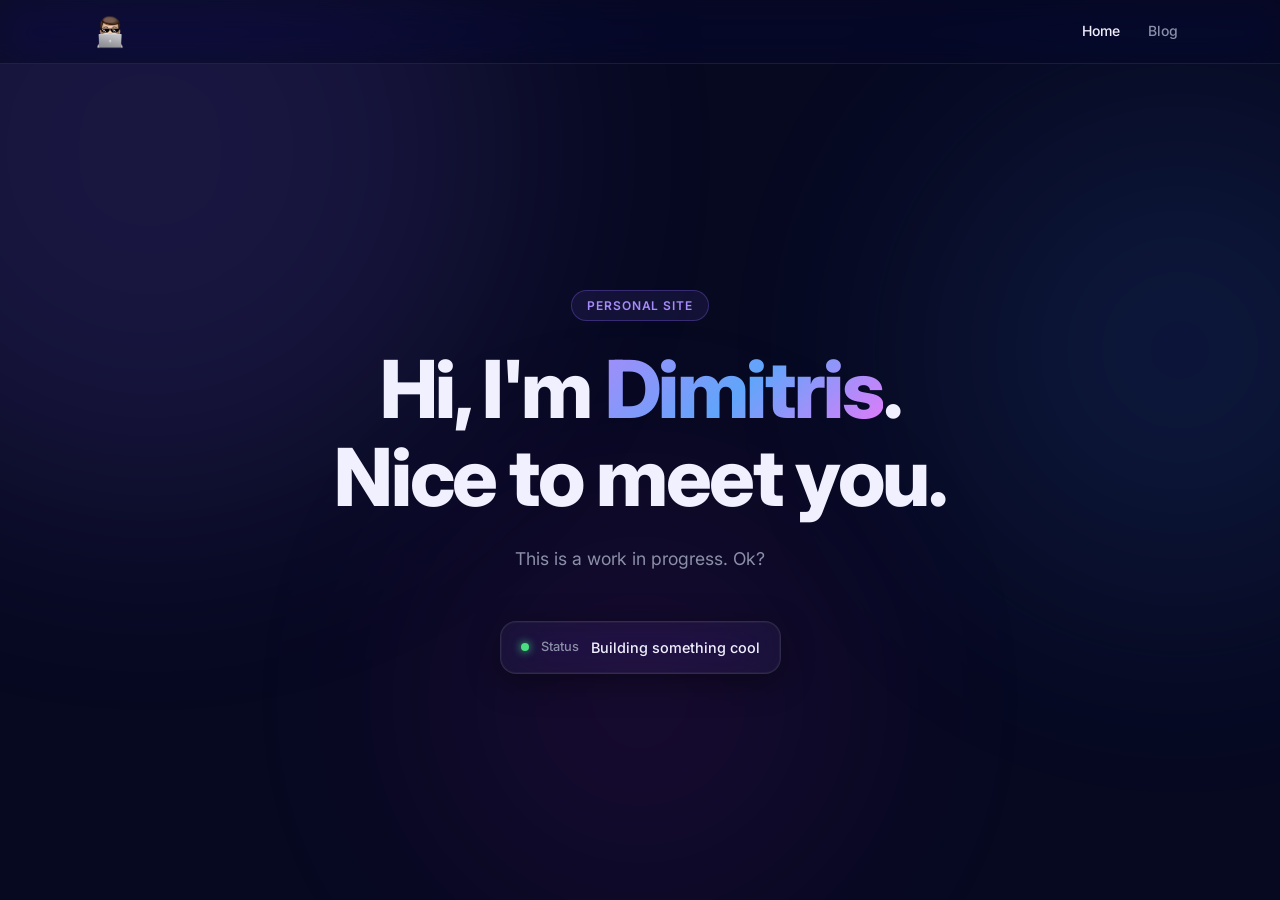
<file: index.html>
<!DOCTYPE html>
<html lang="en">
    <head>
        <meta charset="UTF-8">
        <meta http-equiv="X-UA-Compatible" content="IE=Edge">
        <meta name="viewport" content="width=device-width, initial-scale=1.0">
        <link rel="preconnect" href="https://fonts.googleapis.com">
        <link rel="preconnect" href="https://fonts.gstatic.com" crossorigin>
        <link href="https://fonts.googleapis.com/css2?family=Inter:wght@300;400;500;600;700;800;900&display=swap" rel="stylesheet">
        <link rel="stylesheet" href="style.css">
        <title>Dimitris Skaronis</title>
    </head>
    <body>

        <!-- Background glow orbs -->
        <div class="bg-orb bg-orb--purple"></div>
        <div class="bg-orb bg-orb--blue"></div>
        <div class="bg-orb bg-orb--magenta"></div>

        <nav class="nav">
            <div class="nav__inner">
                <div class="logo">
                    <img src="./assets/New.TechnoKing.png" alt="TechnoKing logo">
                </div>
                <div class="nav__links">
                    <a href="index.html"      class="nav__link nav__link--active">Home</a>
                    <a href="blog/index.html" class="nav__link">Blog</a>
                </div>
            </div>
        </nav>

        <main>
            <section class="hero">
                <div class="hero__content">
                    <div class="hero__badge">Personal Site</div>
                    <h1 class="hero__title">
                        Hi, I'm <span class="gradient-text">Dimitris</span>.<br>
                        Nice to meet you.
                    </h1>
                    <p class="hero__subtitle">This is a work in progress. Ok?</p>
                </div>

                <!-- Decorative card -->
                <div class="hero__card glass-card">
                    <div class="card__dot card__dot--green"></div>
                    <span class="card__label">Status</span>
                    <p class="card__value">Building something cool</p>
                </div>
            </section>
        </main>

    </body>
</html>
</file>
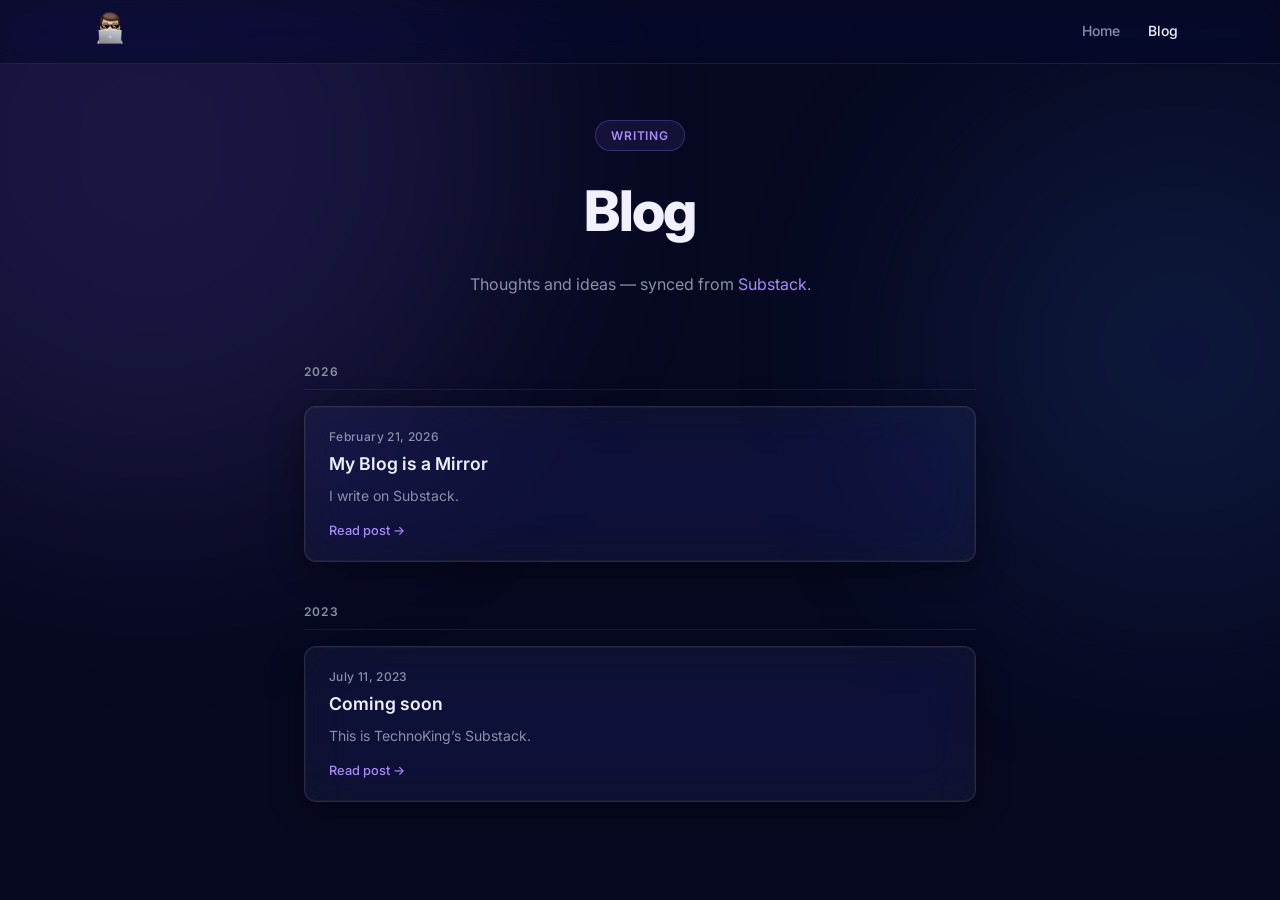
<file: blog/index.html>
<!DOCTYPE html>
<html lang="en">
<head>
    <meta charset="UTF-8">
    <meta name="viewport" content="width=device-width, initial-scale=1.0">
    <meta name="description" content="Blog posts by Dimitris Skaronis">
    <link rel="preconnect" href="https://fonts.googleapis.com">
    <link rel="preconnect" href="https://fonts.gstatic.com" crossorigin>
    <link href="https://fonts.googleapis.com/css2?family=Inter:wght@300;400;500;600;700;800;900&display=swap" rel="stylesheet">
    <link rel="stylesheet" href="../style.css">
    <link rel="stylesheet" href="blog.css">
    <title>Blog — Dimitris Skaronis</title>
</head>
<body>
    <div class="bg-orb bg-orb--purple"></div>
    <div class="bg-orb bg-orb--blue"></div>

    <nav class="nav">
        <div class="nav__inner">
            <div class="logo">
                <a href="../index.html">
                    <img src="../assets/New.TechnoKing.png" alt="TechnoKing logo">
                </a>
            </div>
            <div class="nav__links">
                <a href="../index.html" class="nav__link">Home</a>
                <a href="index.html"   class="nav__link nav__link--active">Blog</a>
            </div>
        </div>
    </nav>

    <main class="blog-main">
        <div class="blog-header">
            <div class="hero__badge">Writing</div>
            <h1 class="blog-title">Blog</h1>
            <p class="blog-subtitle">
                Thoughts and ideas — synced from
                <a href="https://technoking.substack.com" target="_blank" rel="noopener" class="substack-link">Substack</a>.
            </p>
        </div>

        <div class="posts-list">
            
        <section class="year-group">
            <h3 class="year-label">2026</h3>
            
            <article class="post-card glass-card">
                <a href="my-blog-is-a-mirror/index.html" class="post-card__link">
                    <time class="post-card__date">February 21, 2026</time>
                    <h2 class="post-card__title">My Blog is a Mirror</h2>
                    <p class="post-card__desc">I write on Substack.</p>
                    <span class="post-card__read">Read post →</span>
                </a>
            </article>
        </section>
        <section class="year-group">
            <h3 class="year-label">2023</h3>
            
            <article class="post-card glass-card">
                <a href="coming-soon/index.html" class="post-card__link">
                    <time class="post-card__date">July 11, 2023</time>
                    <h2 class="post-card__title">Coming soon</h2>
                    <p class="post-card__desc">This is TechnoKing’s Substack.</p>
                    <span class="post-card__read">Read post →</span>
                </a>
            </article>
        </section>
        </div>
    </main>
</body>
</html>
</file>
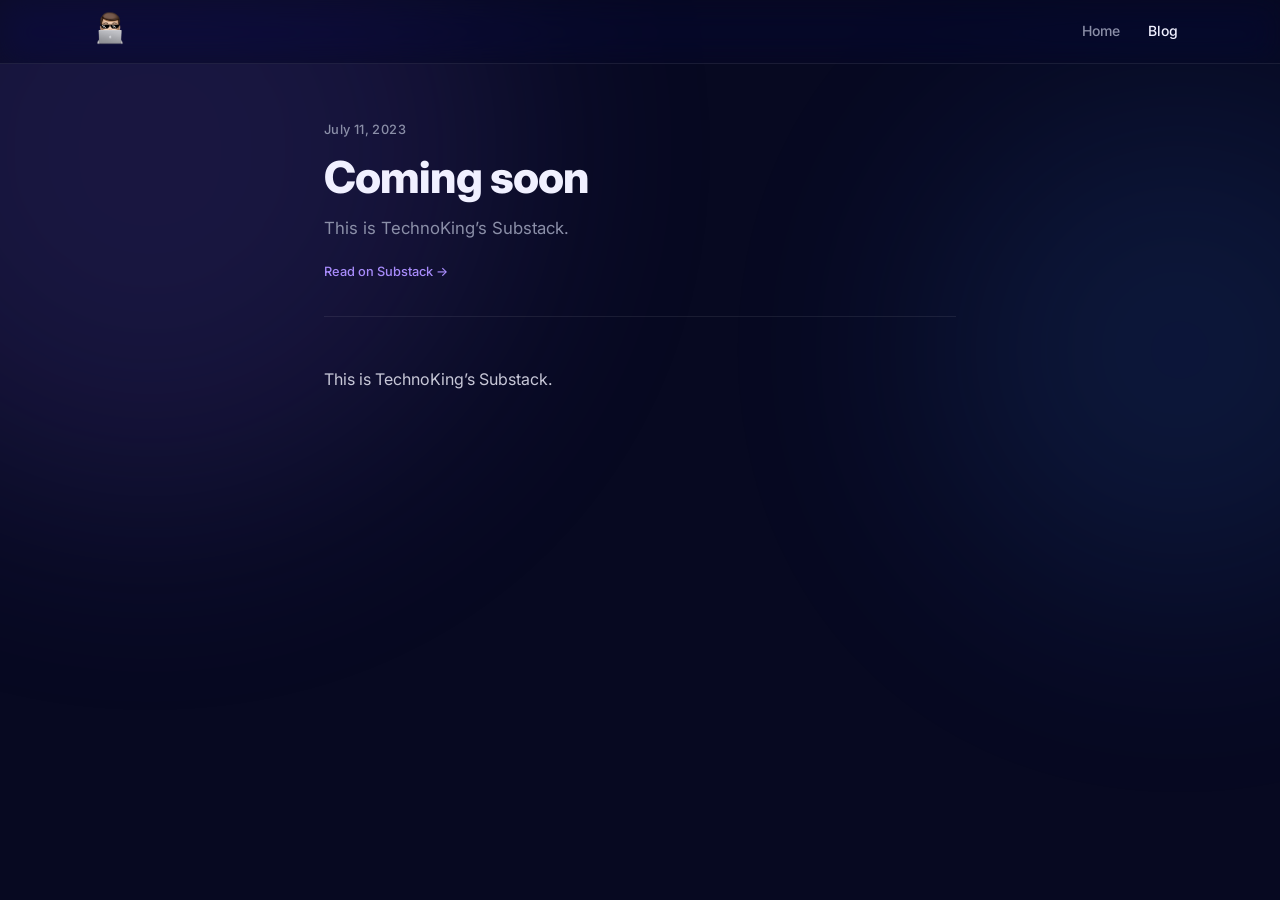
<file: blog/coming-soon/index.html>
<!DOCTYPE html>
<html lang="en">
<head>
    <meta charset="UTF-8">
    <meta name="viewport" content="width=device-width, initial-scale=1.0">
    <meta name="description" content="This is TechnoKing’s Substack.">
    <meta property="og:title"       content="Coming soon">
    <meta property="og:description" content="This is TechnoKing’s Substack.">
    <meta property="og:type"        content="article">
    <link rel="preconnect" href="https://fonts.googleapis.com">
    <link rel="preconnect" href="https://fonts.gstatic.com" crossorigin>
    <link href="https://fonts.googleapis.com/css2?family=Inter:wght@300;400;500;600;700;800;900&display=swap" rel="stylesheet">
    <link rel="stylesheet" href="../../style.css">
    <link rel="stylesheet" href="../blog.css">
    <title>Coming soon — Dimitris Skaronis</title>
</head>
<body>
    <div class="bg-orb bg-orb--purple"></div>
    <div class="bg-orb bg-orb--blue"></div>

    <nav class="nav">
        <div class="nav__inner">
            <div class="logo">
                <a href="../../index.html">
                    <img src="../../assets/New.TechnoKing.png" alt="TechnoKing logo">
                </a>
            </div>
            <div class="nav__links">
                <a href="../../index.html" class="nav__link">Home</a>
                <a href="../index.html"    class="nav__link nav__link--active">Blog</a>
            </div>
        </div>
    </nav>

    <main class="post-main">
        <article class="post">
            <header class="post__header">
                <time class="post__date">July 11, 2023</time>
                <h1 class="post__title">Coming soon</h1>
                <p class="post__description">This is TechnoKing’s Substack.</p>
                <a href="https://technoking.substack.com/p/coming-soon" class="post__substack-link" target="_blank" rel="noopener">Read on Substack →</a>
            </header>
            <div class="post__body">
                <p>This is TechnoKing’s Substack.</p>
            </div>
        </article>
    </main>
</body>
</html>
</file>
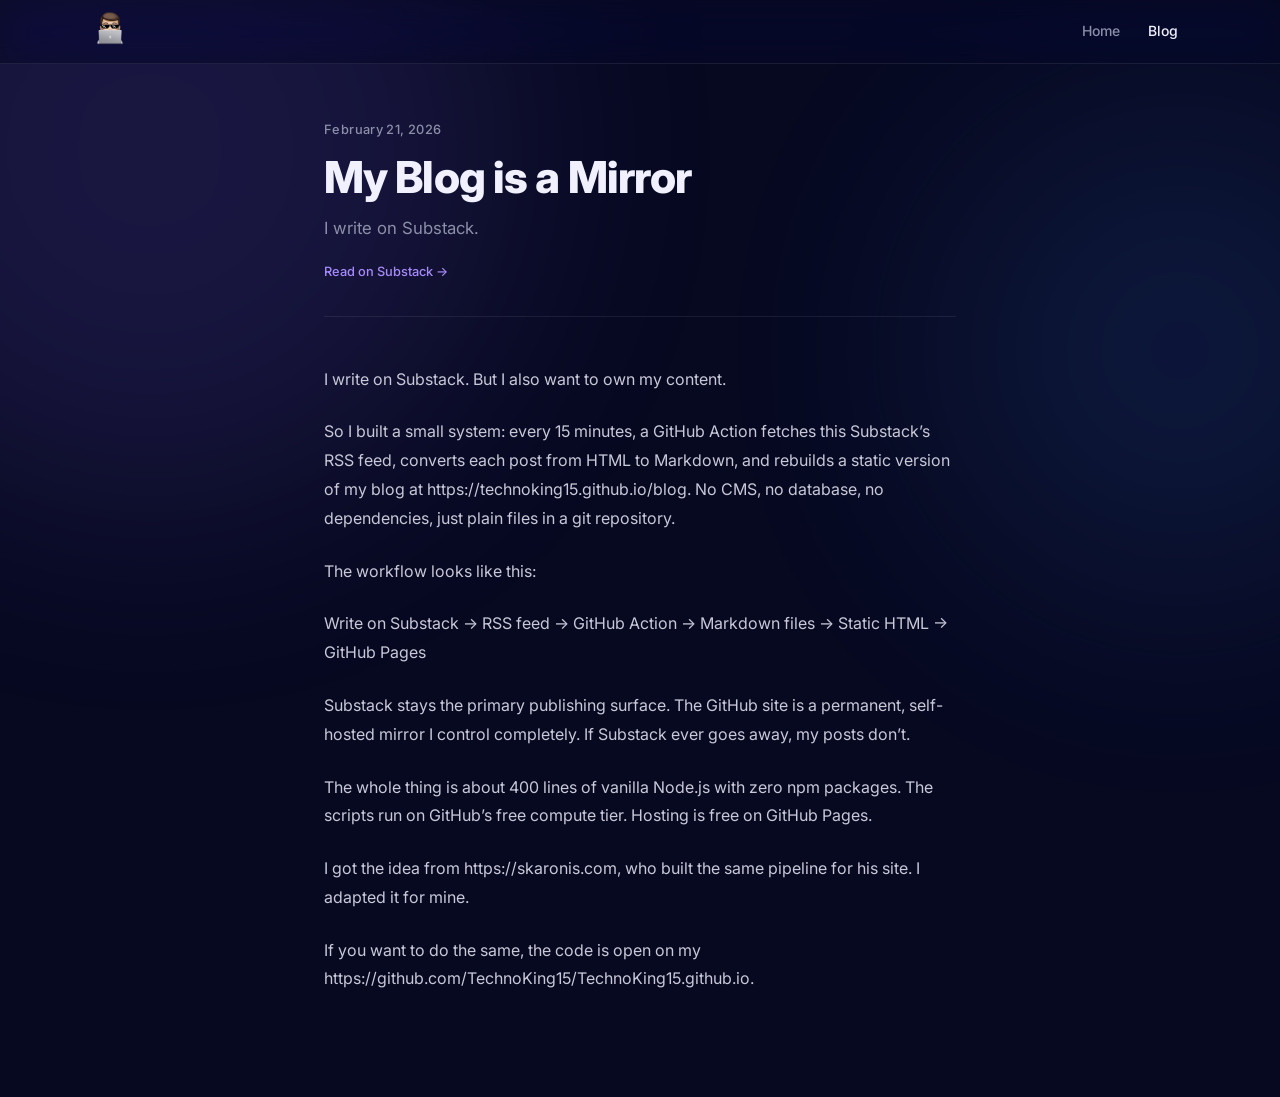
<file: blog/my-blog-is-a-mirror/index.html>
<!DOCTYPE html>
<html lang="en">
<head>
    <meta charset="UTF-8">
    <meta name="viewport" content="width=device-width, initial-scale=1.0">
    <meta name="description" content="I write on Substack.">
    <meta property="og:title"       content="My Blog is a Mirror">
    <meta property="og:description" content="I write on Substack.">
    <meta property="og:type"        content="article">
    <link rel="preconnect" href="https://fonts.googleapis.com">
    <link rel="preconnect" href="https://fonts.gstatic.com" crossorigin>
    <link href="https://fonts.googleapis.com/css2?family=Inter:wght@300;400;500;600;700;800;900&display=swap" rel="stylesheet">
    <link rel="stylesheet" href="../../style.css">
    <link rel="stylesheet" href="../blog.css">
    <title>My Blog is a Mirror — Dimitris Skaronis</title>
</head>
<body>
    <div class="bg-orb bg-orb--purple"></div>
    <div class="bg-orb bg-orb--blue"></div>

    <nav class="nav">
        <div class="nav__inner">
            <div class="logo">
                <a href="../../index.html">
                    <img src="../../assets/New.TechnoKing.png" alt="TechnoKing logo">
                </a>
            </div>
            <div class="nav__links">
                <a href="../../index.html" class="nav__link">Home</a>
                <a href="../index.html"    class="nav__link nav__link--active">Blog</a>
            </div>
        </div>
    </nav>

    <main class="post-main">
        <article class="post">
            <header class="post__header">
                <time class="post__date">February 21, 2026</time>
                <h1 class="post__title">My Blog is a Mirror</h1>
                <p class="post__description">I write on Substack.</p>
                <a href="https://technoking.substack.com/p/my-blog-is-a-mirror" class="post__substack-link" target="_blank" rel="noopener">Read on Substack →</a>
            </header>
            <div class="post__body">
                <p>I write on Substack. But I also want to own my content.</p>
<p>So I built a small system: every 15 minutes, a GitHub Action fetches this Substack’s RSS feed, converts each post from HTML to Markdown, and rebuilds a static version of my blog at https://technoking15.github.io/blog. No CMS, no database, no dependencies, just plain files in a git repository.</p>
<p>The workflow looks like this:</p>
<p>Write on Substack → RSS feed → GitHub Action → Markdown files → Static HTML → GitHub Pages</p>
<p>Substack stays the primary publishing surface. The GitHub site is a permanent, self-hosted mirror I control completely. If Substack ever goes away, my posts don’t.</p>
<p>The whole thing is about 400 lines of vanilla Node.js with zero npm packages. The scripts run on GitHub’s free compute tier. Hosting is free on GitHub Pages.</p>
<p>I got the idea from https://skaronis.com, who built the same pipeline for his site. I adapted it for mine.</p>
<p>If you want to do the same, the code is open on my https://github.com/TechnoKing15/TechnoKing15.github.io.</p>
            </div>
        </article>
    </main>
</body>
</html>
</file>
<file: style.css>
/* ── Reset ────────────────────────────────────────────── */
*, *::before, *::after {
    margin: 0;
    padding: 0;
    box-sizing: border-box;
}

/* ── Base ─────────────────────────────────────────────── */
:root {
    --bg-base:       #070921;
    --bg-surface:    #0d1023;
    --accent-purple: #6e56cf;
    --accent-blue:   #3b82f6;
    --accent-magenta:#c026d3;
    --text-primary:  #f0f0ff;
    --text-muted:    #8b8fa8;
    --border:        rgba(255, 255, 255, 0.08);
    --glass-bg:      rgba(255, 255, 255, 0.04);
    --glass-border:  rgba(255, 255, 255, 0.10);
}

html {
    scroll-behavior: smooth;
}

body {
    font-family: 'Inter', system-ui, -apple-system, sans-serif;
    background-color: var(--bg-base);
    color: var(--text-primary);
    min-height: 100vh;
    overflow-x: hidden;
    line-height: 1.6;
}

/* ── Background glow orbs ─────────────────────────────── */
.bg-orb {
    position: fixed;
    border-radius: 50%;
    filter: blur(120px);
    opacity: 0.18;
    pointer-events: none;
    z-index: 0;
}

.bg-orb--purple {
    width: 700px;
    height: 700px;
    background: #6e56cf;
    top: -200px;
    left: -200px;
}

.bg-orb--blue {
    width: 500px;
    height: 500px;
    background: #3b82f6;
    top: 100px;
    right: -150px;
    opacity: 0.12;
}

.bg-orb--magenta {
    width: 400px;
    height: 400px;
    background: #c026d3;
    bottom: 0;
    left: 50%;
    transform: translateX(-50%);
    opacity: 0.10;
}

/* ── Nav ──────────────────────────────────────────────── */
.nav {
    position: fixed;
    top: 0;
    left: 0;
    right: 0;
    z-index: 100;
    padding: 0 2rem;
    height: 64px;
    display: flex;
    align-items: center;
    background: rgba(7, 9, 33, 0.6);
    backdrop-filter: blur(16px) saturate(180%);
    -webkit-backdrop-filter: blur(16px) saturate(180%);
    border-bottom: 1px solid var(--border);
}

.nav__inner {
    width: 100%;
    max-width: 1100px;
    margin: 0 auto;
    display: flex;
    align-items: center;
}

.logo {
    display: flex;
    align-items: center;
}

.logo img {
    height: 2.5rem;
    width: 2.5rem;
    object-fit: contain;
    border-radius: 8px;
}

/* ── Hero ─────────────────────────────────────────────── */
.hero {
    position: relative;
    z-index: 1;
    min-height: 100vh;
    display: flex;
    flex-direction: column;
    align-items: center;
    justify-content: center;
    text-align: center;
    padding: 0 1.5rem;
    padding-top: 64px;
    gap: 3rem;
}

.hero__content {
    display: flex;
    flex-direction: column;
    align-items: center;
    gap: 1.5rem;
    max-width: 700px;
}

/* Badge */
.hero__badge {
    display: inline-flex;
    align-items: center;
    gap: 0.5rem;
    padding: 0.3rem 0.9rem;
    border-radius: 999px;
    border: 1px solid rgba(110, 86, 207, 0.4);
    background: rgba(110, 86, 207, 0.12);
    color: #a78bfa;
    font-size: 0.75rem;
    font-weight: 600;
    letter-spacing: 0.08em;
    text-transform: uppercase;
}

/* Title */
.hero__title {
    font-size: clamp(2.5rem, 7vw, 5rem);
    font-weight: 800;
    line-height: 1.1;
    letter-spacing: -0.03em;
    color: var(--text-primary);
}

/* Gradient text */
.gradient-text {
    background: linear-gradient(135deg, #a78bfa 0%, #60a5fa 50%, #e879f9 100%);
    -webkit-background-clip: text;
    -webkit-text-fill-color: transparent;
    background-clip: text;
}

/* Subtitle */
.hero__subtitle {
    font-size: 1.1rem;
    color: var(--text-muted);
    font-weight: 400;
    max-width: 420px;
}

/* ── Glass card ───────────────────────────────────────── */
.glass-card {
    background: var(--glass-bg);
    border: 1px solid var(--glass-border);
    border-radius: 16px;
    backdrop-filter: blur(24px) saturate(160%);
    -webkit-backdrop-filter: blur(24px) saturate(160%);
    box-shadow:
        0 0 0 1px rgba(255,255,255,0.04) inset,
        0 8px 32px rgba(0, 0, 0, 0.4);
}

.hero__card {
    display: flex;
    align-items: center;
    gap: 0.75rem;
    padding: 0.85rem 1.25rem;
    font-size: 0.9rem;
}

.card__dot {
    width: 8px;
    height: 8px;
    border-radius: 50%;
    flex-shrink: 0;
    animation: pulse 2.5s ease-in-out infinite;
}

.card__dot--green {
    background: #4ade80;
    box-shadow: 0 0 8px #4ade80;
}

.card__label {
    color: var(--text-muted);
    font-size: 0.8rem;
    font-weight: 500;
}

.card__value {
    color: var(--text-primary);
    font-weight: 500;
}

@keyframes pulse {
    0%, 100% { opacity: 1; }
    50%       { opacity: 0.4; }
}

/* ── Nav links ────────────────────────────────────────── */
.nav__links {
    display: flex;
    align-items: center;
    gap: 0.25rem;
    margin-left: auto;
}

.nav__link {
    color: var(--text-muted);
    text-decoration: none;
    font-size: 0.875rem;
    font-weight: 500;
    padding: 0.35rem 0.75rem;
    border-radius: 8px;
    transition: color 0.2s, background 0.2s;
}

.nav__link:hover {
    color: var(--text-primary);
    background: rgba(255, 255, 255, 0.06);
}

.nav__link--active {
    color: var(--text-primary);
}

/* ── Responsive ───────────────────────────────────────── */
@media (max-width: 600px) {
    .hero__title {
        font-size: 2.2rem;
    }

    .nav {
        padding: 0 1rem;
    }
}
</file>
<file: blog/blog.css>
/* ── Blog-specific styles ─────────────────────────────── */

/* Nav links (used on blog pages) */
.nav__links {
    display: flex;
    align-items: center;
    gap: 0.25rem;
    margin-left: auto;
}

.nav__link {
    color: var(--text-muted);
    text-decoration: none;
    font-size: 0.875rem;
    font-weight: 500;
    padding: 0.35rem 0.75rem;
    border-radius: 8px;
    transition: color 0.2s, background 0.2s;
}

.nav__link:hover {
    color: var(--text-primary);
    background: rgba(255, 255, 255, 0.06);
}

.nav__link--active {
    color: var(--text-primary);
}

/* ── Blog index ───────────────────────────────────────── */
.blog-main {
    position: relative;
    z-index: 1;
    max-width: 720px;
    margin: 0 auto;
    padding: 120px 1.5rem 4rem;
}

.blog-header {
    text-align: center;
    margin-bottom: 4rem;
    display: flex;
    flex-direction: column;
    align-items: center;
    gap: 1rem;
}

.blog-title {
    font-size: clamp(2rem, 6vw, 3.5rem);
    font-weight: 800;
    letter-spacing: -0.03em;
    color: var(--text-primary);
}

.blog-subtitle {
    font-size: 1rem;
    color: var(--text-muted);
    max-width: 400px;
}

.substack-link {
    color: #a78bfa;
    text-decoration: none;
    transition: color 0.2s;
}

.substack-link:hover {
    color: #c4b5fd;
}

/* ── Year groups ──────────────────────────────────────── */
.posts-list {
    display: flex;
    flex-direction: column;
    gap: 2.5rem;
}

.year-group {
    display: flex;
    flex-direction: column;
    gap: 1rem;
}

.year-label {
    font-size: 0.75rem;
    font-weight: 600;
    letter-spacing: 0.1em;
    text-transform: uppercase;
    color: var(--text-muted);
    padding-bottom: 0.5rem;
    border-bottom: 1px solid var(--border);
}

.no-posts {
    text-align: center;
    color: var(--text-muted);
    font-size: 1rem;
    padding: 3rem 0;
}

/* ── Post cards ───────────────────────────────────────── */
.post-card {
    border-radius: 12px;
    transition: border-color 0.2s, transform 0.2s;
}

.post-card:hover {
    border-color: rgba(167, 139, 250, 0.3);
    transform: translateY(-2px);
}

.post-card__link {
    display: flex;
    flex-direction: column;
    gap: 0.4rem;
    padding: 1.25rem 1.5rem;
    text-decoration: none;
    color: inherit;
}

.post-card__date {
    font-size: 0.75rem;
    color: var(--text-muted);
    font-weight: 500;
    letter-spacing: 0.03em;
}

.post-card__title {
    font-size: 1.1rem;
    font-weight: 600;
    color: var(--text-primary);
    line-height: 1.3;
}

.post-card__desc {
    font-size: 0.875rem;
    color: var(--text-muted);
    line-height: 1.5;
    margin-top: 0.2rem;
}

.post-card__read {
    font-size: 0.8rem;
    color: #a78bfa;
    font-weight: 500;
    margin-top: 0.5rem;
    transition: color 0.2s;
}

.post-card:hover .post-card__read {
    color: #c4b5fd;
}

/* ── Individual post page ─────────────────────────────── */
.post-main {
    position: relative;
    z-index: 1;
    max-width: 680px;
    margin: 0 auto;
    padding: 120px 1.5rem 5rem;
}

.post__header {
    margin-bottom: 3rem;
    padding-bottom: 2rem;
    border-bottom: 1px solid var(--border);
}

.post__date {
    display: block;
    font-size: 0.8rem;
    color: var(--text-muted);
    font-weight: 500;
    letter-spacing: 0.03em;
    margin-bottom: 0.75rem;
}

.post__title {
    font-size: clamp(1.75rem, 5vw, 2.75rem);
    font-weight: 800;
    letter-spacing: -0.02em;
    line-height: 1.15;
    color: var(--text-primary);
    margin-bottom: 0.75rem;
}

.post__description {
    font-size: 1.05rem;
    color: var(--text-muted);
    line-height: 1.6;
    margin-bottom: 1rem;
}

.post__substack-link {
    display: inline-block;
    font-size: 0.8rem;
    color: #a78bfa;
    text-decoration: none;
    font-weight: 500;
    transition: color 0.2s;
}

.post__substack-link:hover {
    color: #c4b5fd;
}

/* ── Post body typography ─────────────────────────────── */
.post__body {
    font-size: 1rem;
    line-height: 1.8;
    color: #c8c8d8;
}

.post__body p     { margin-bottom: 1.5em; }
.post__body h1,
.post__body h2,
.post__body h3,
.post__body h4    { color: var(--text-primary); font-weight: 700; margin: 2em 0 0.75em; line-height: 1.2; }
.post__body h1    { font-size: 1.75rem; }
.post__body h2    { font-size: 1.4rem; }
.post__body h3    { font-size: 1.15rem; }
.post__body h4    { font-size: 1rem; }

.post__body a {
    color: #a78bfa;
    text-decoration: underline;
    text-underline-offset: 3px;
    transition: color 0.2s;
}
.post__body a:hover { color: #c4b5fd; }

.post__body strong { color: var(--text-primary); font-weight: 600; }
.post__body em     { font-style: italic; }

.post__body ul,
.post__body ol {
    padding-left: 1.5rem;
    margin-bottom: 1.5em;
}
.post__body li { margin-bottom: 0.4em; }

.post__body blockquote {
    border-left: 3px solid #6e56cf;
    margin: 1.5em 0;
    padding: 0.5em 1.25em;
    color: var(--text-muted);
    font-style: italic;
}

.post__body pre {
    background: rgba(255, 255, 255, 0.04);
    border: 1px solid var(--border);
    border-radius: 10px;
    padding: 1.25rem;
    overflow-x: auto;
    margin-bottom: 1.5em;
}

.post__body code {
    font-family: 'JetBrains Mono', 'Fira Code', monospace;
    font-size: 0.875em;
    color: #a78bfa;
    background: rgba(110, 86, 207, 0.12);
    padding: 0.15em 0.4em;
    border-radius: 4px;
}

.post__body pre code {
    background: none;
    padding: 0;
    color: #c8c8d8;
}

.post__body img {
    max-width: 100%;
    border-radius: 10px;
    margin: 1.5em 0;
    border: 1px solid var(--border);
}

/* ── Responsive ───────────────────────────────────────── */
@media (max-width: 600px) {
    .blog-main,
    .post-main { padding-top: 90px; }
    .post-card__link { padding: 1rem; }
}
</file>
